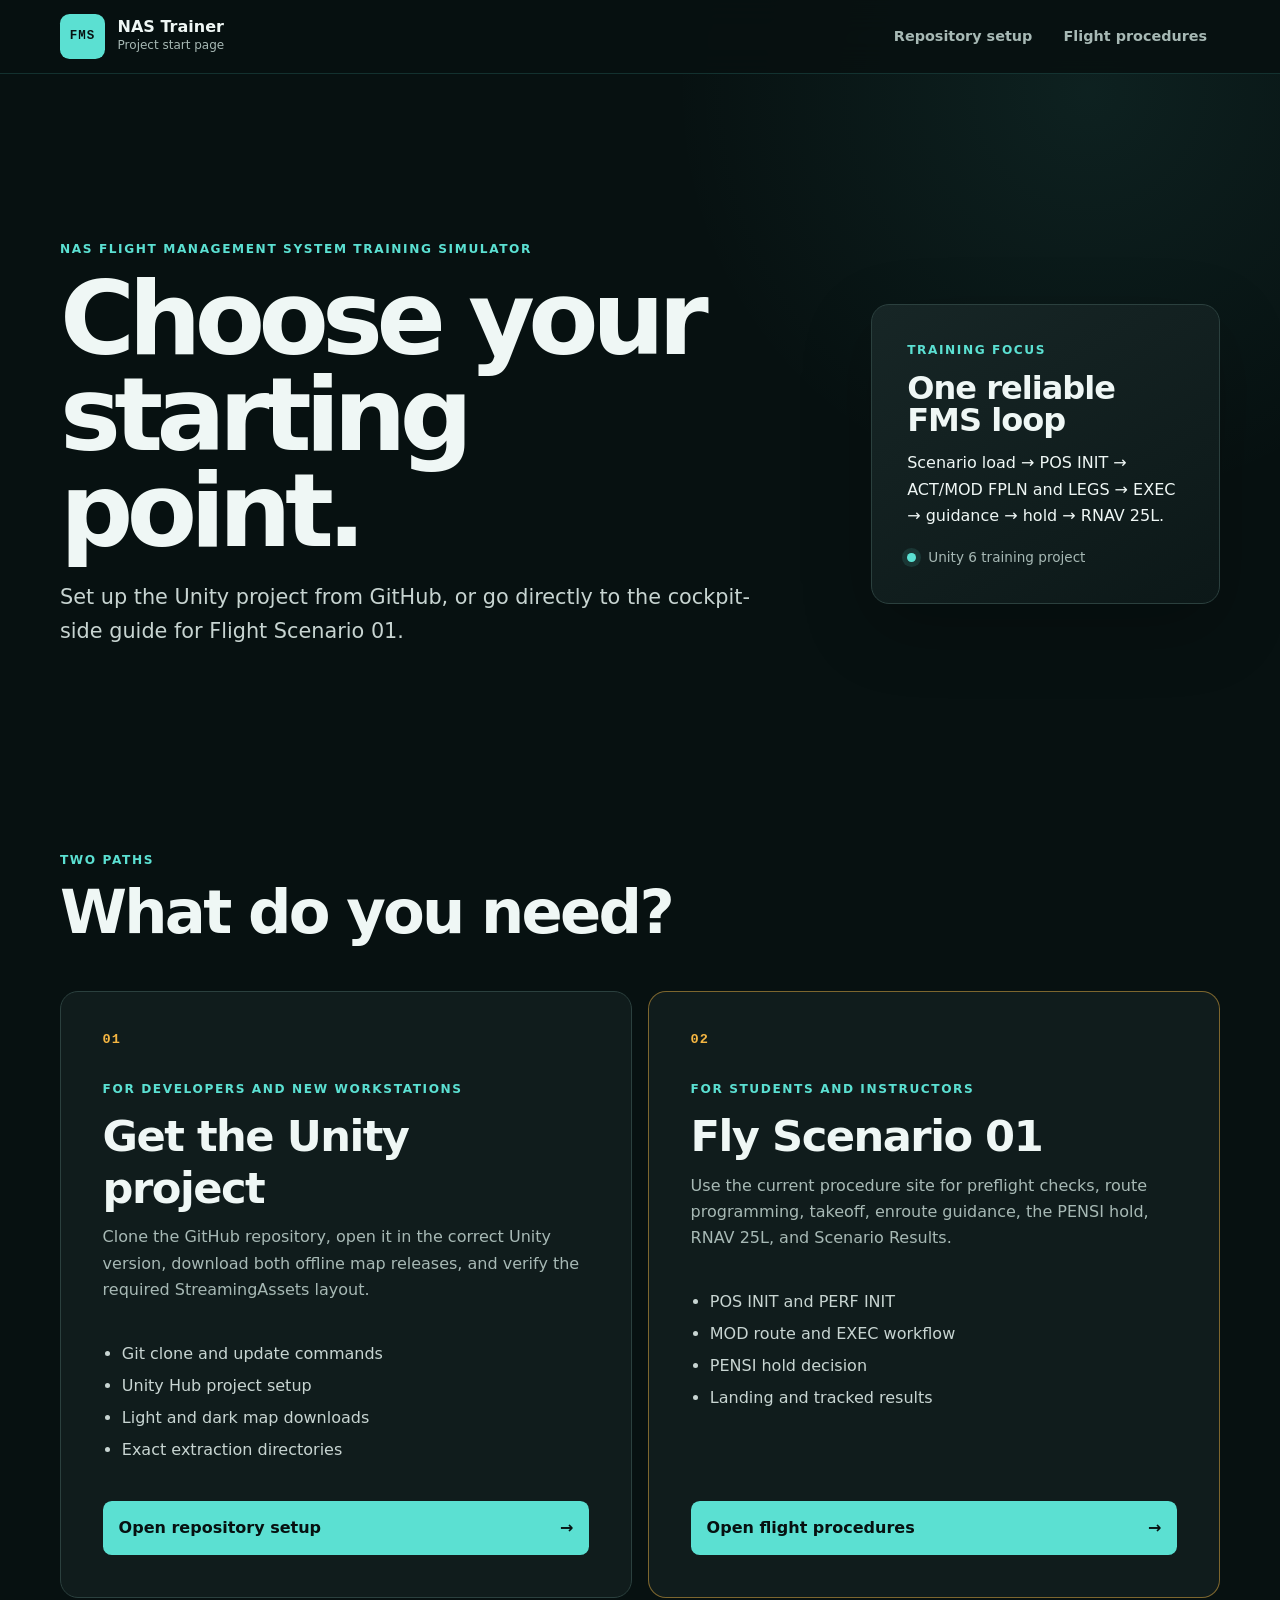
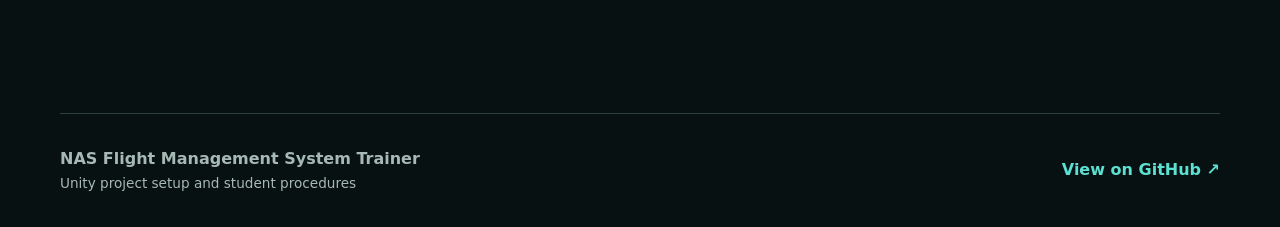
<file: Website/index.html>
<!doctype html>
<html lang="en">
<head>
  <meta charset="utf-8">
  <meta name="viewport" content="width=device-width, initial-scale=1">
  <meta name="description" content="Start here for the NAS Flight Management System simulator project setup and Scenario 01 procedures.">
  <title>NAS FMS Trainer | Start Here</title>
  <link rel="stylesheet" href="FlightSimProcedures/styles.css">
</head>
<body>
  <a class="skip-link" href="#main">Skip to options</a>

  <header class="site-header">
    <a class="brand" href="index.html" aria-label="NAS FMS trainer home">
      <span class="brand-mark" aria-hidden="true">FMS</span>
      <span>
        <strong>NAS Trainer</strong>
        <small>Project start page</small>
      </span>
    </a>
    <nav aria-label="Primary navigation">
      <a href="RepositorySetup/index.html">Repository setup</a>
      <a href="FlightSimProcedures/index.html">Flight procedures</a>
    </nav>
  </header>

  <main id="main">
    <section class="hero portal-hero" aria-labelledby="hero-title">
      <div class="hero-copy">
        <p class="eyebrow">NAS Flight Management System Training Simulator</p>
        <h1 id="hero-title">Choose your starting point.</h1>
        <p class="lede">Set up the Unity project from GitHub, or go directly to the cockpit-side guide for Flight Scenario 01.</p>
      </div>

      <aside class="mission-card" aria-labelledby="project-title">
        <p class="card-kicker">Training focus</p>
        <h2 id="project-title">One reliable FMS loop</h2>
        <p>Scenario load → POS INIT → ACT/MOD FPLN and LEGS → EXEC → guidance → hold → RNAV 25L.</p>
        <p class="status"><span aria-hidden="true"></span> Unity 6 training project</p>
      </aside>
    </section>

    <section class="content-section portal-section" aria-labelledby="options-title">
      <div class="section-heading">
        <p class="eyebrow">Two paths</p>
        <h2 id="options-title">What do you need?</h2>
      </div>

      <div class="portal-grid">
        <article class="portal-card">
          <span class="portal-index" aria-hidden="true">01</span>
          <p class="card-kicker">For developers and new workstations</p>
          <h3>Get the Unity project</h3>
          <p>Clone the GitHub repository, open it in the correct Unity version, download both offline map releases, and verify the required StreamingAssets layout.</p>
          <ul class="meta-list">
            <li>Git clone and update commands</li>
            <li>Unity Hub project setup</li>
            <li>Light and dark map downloads</li>
            <li>Exact extraction directories</li>
          </ul>
          <a class="portal-link" href="RepositorySetup/index.html">Open repository setup <span aria-hidden="true">→</span></a>
        </article>

        <article class="portal-card accent-portal">
          <span class="portal-index" aria-hidden="true">02</span>
          <p class="card-kicker">For students and instructors</p>
          <h3>Fly Scenario 01</h3>
          <p>Use the current procedure site for preflight checks, route programming, takeoff, enroute guidance, the PENSI hold, RNAV 25L, and Scenario Results.</p>
          <ul class="meta-list">
            <li>POS INIT and PERF INIT</li>
            <li>MOD route and EXEC workflow</li>
            <li>PENSI hold decision</li>
            <li>Landing and tracked results</li>
          </ul>
          <a class="portal-link" href="FlightSimProcedures/index.html">Open flight procedures <span aria-hidden="true">→</span></a>
        </article>
      </div>
    </section>
  </main>

  <footer>
    <p><strong>NAS Flight Management System Trainer</strong></p>
    <p>Unity project setup and student procedures</p>
    <a href="https://github.com/TRSS-TSU/FlightSim">View on GitHub ↗</a>
  </footer>
</body>
</html>
</file>
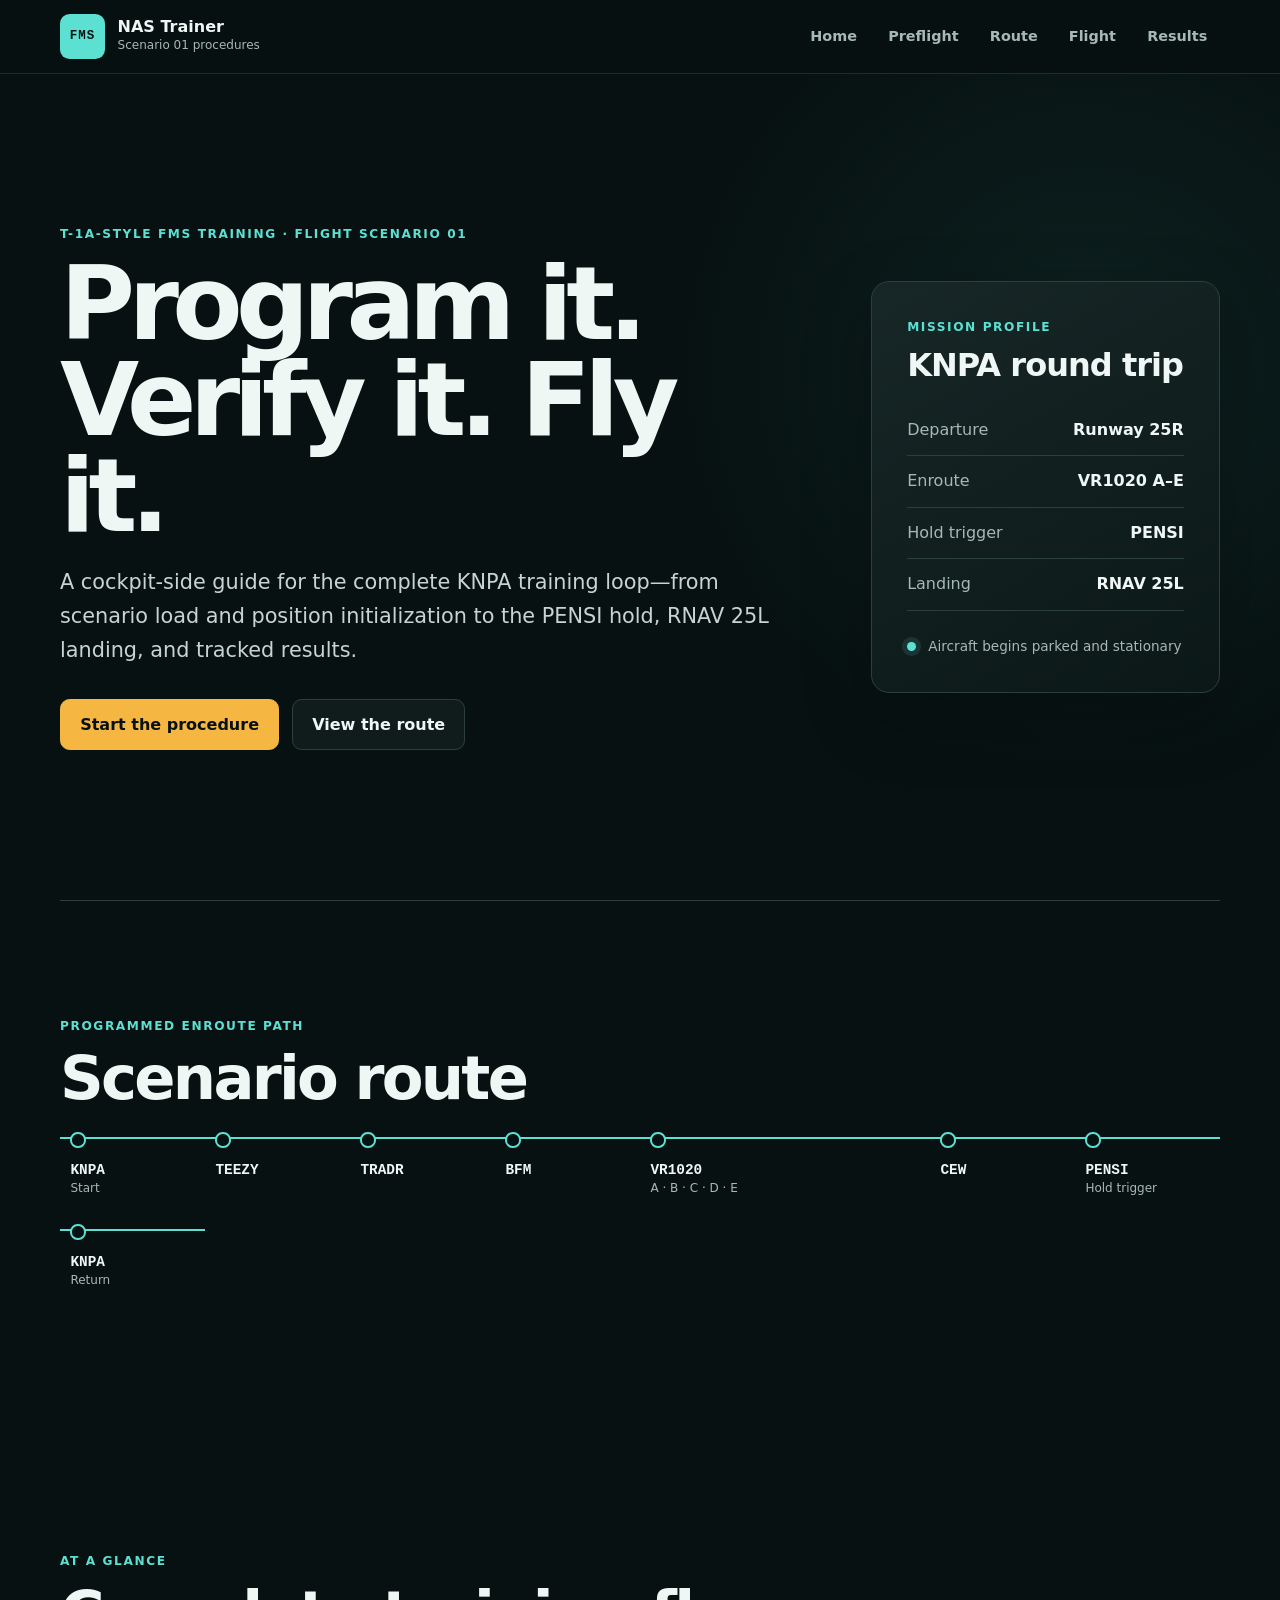
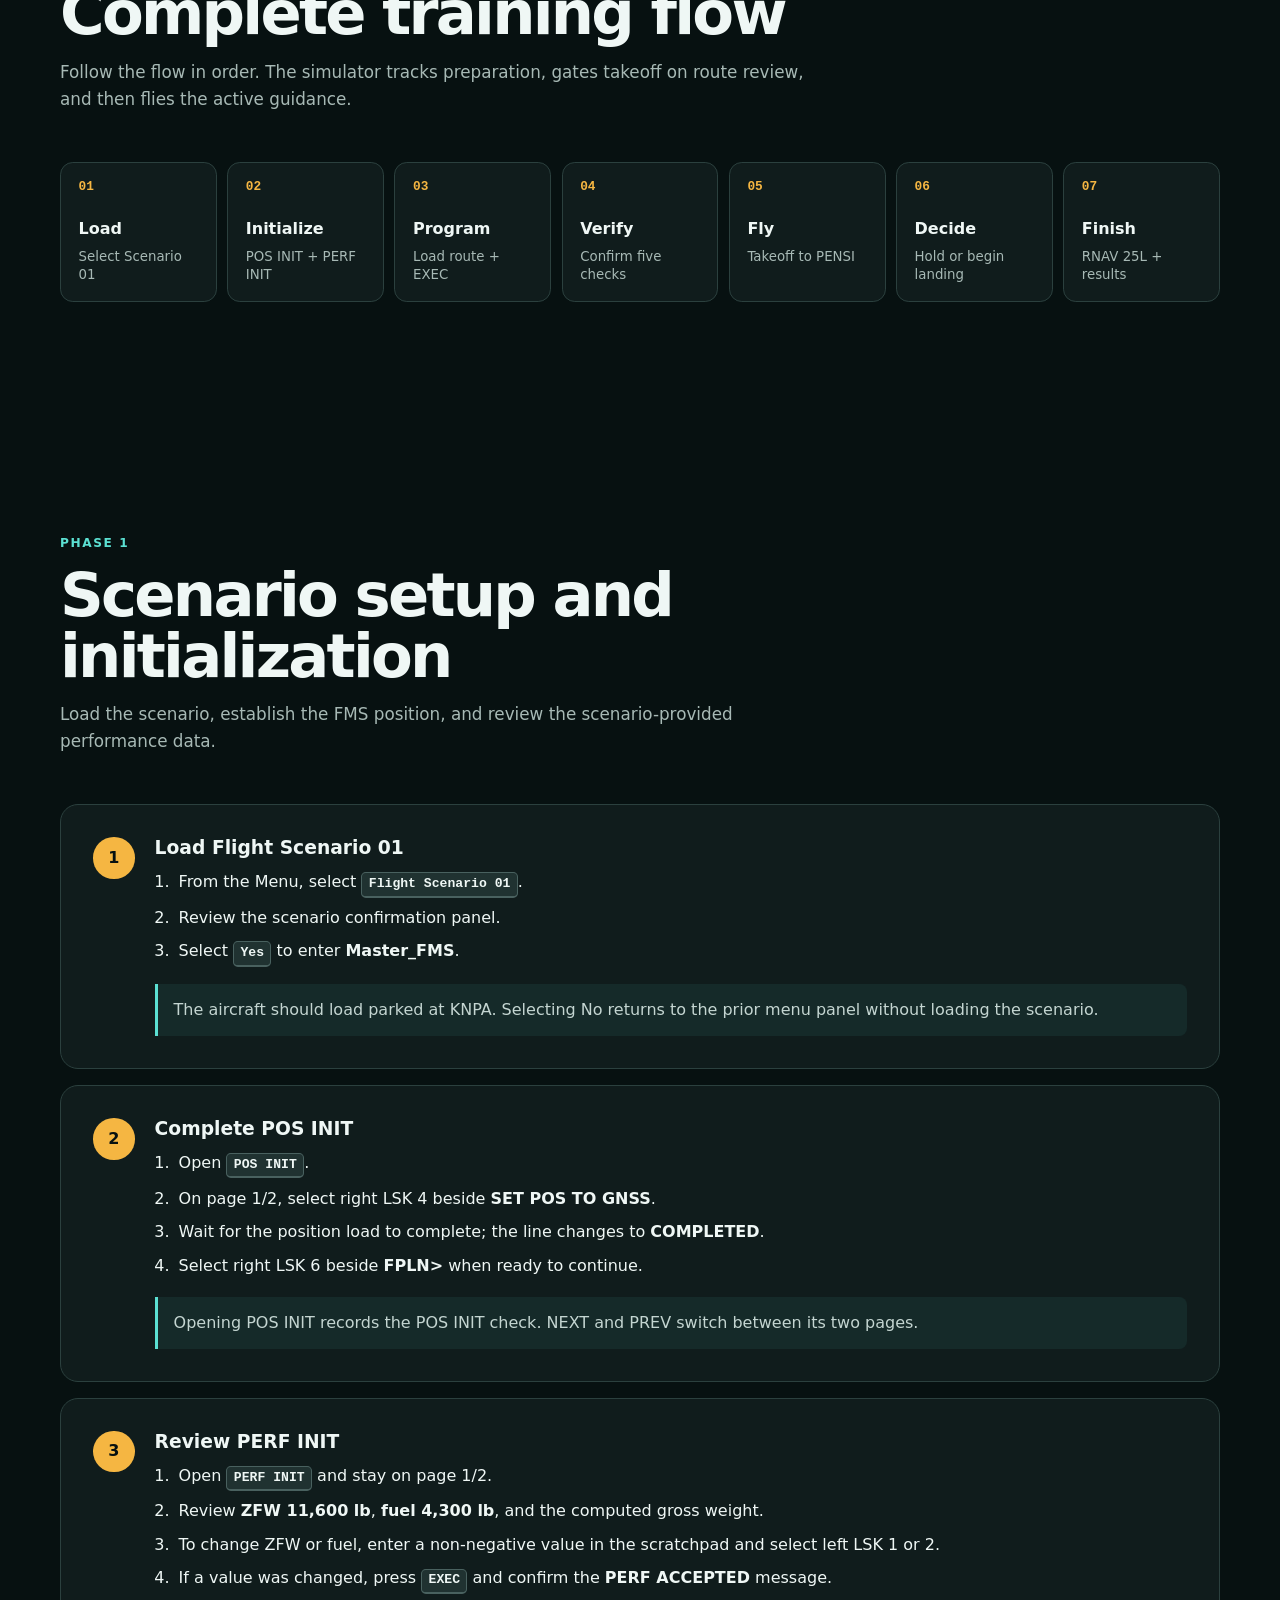
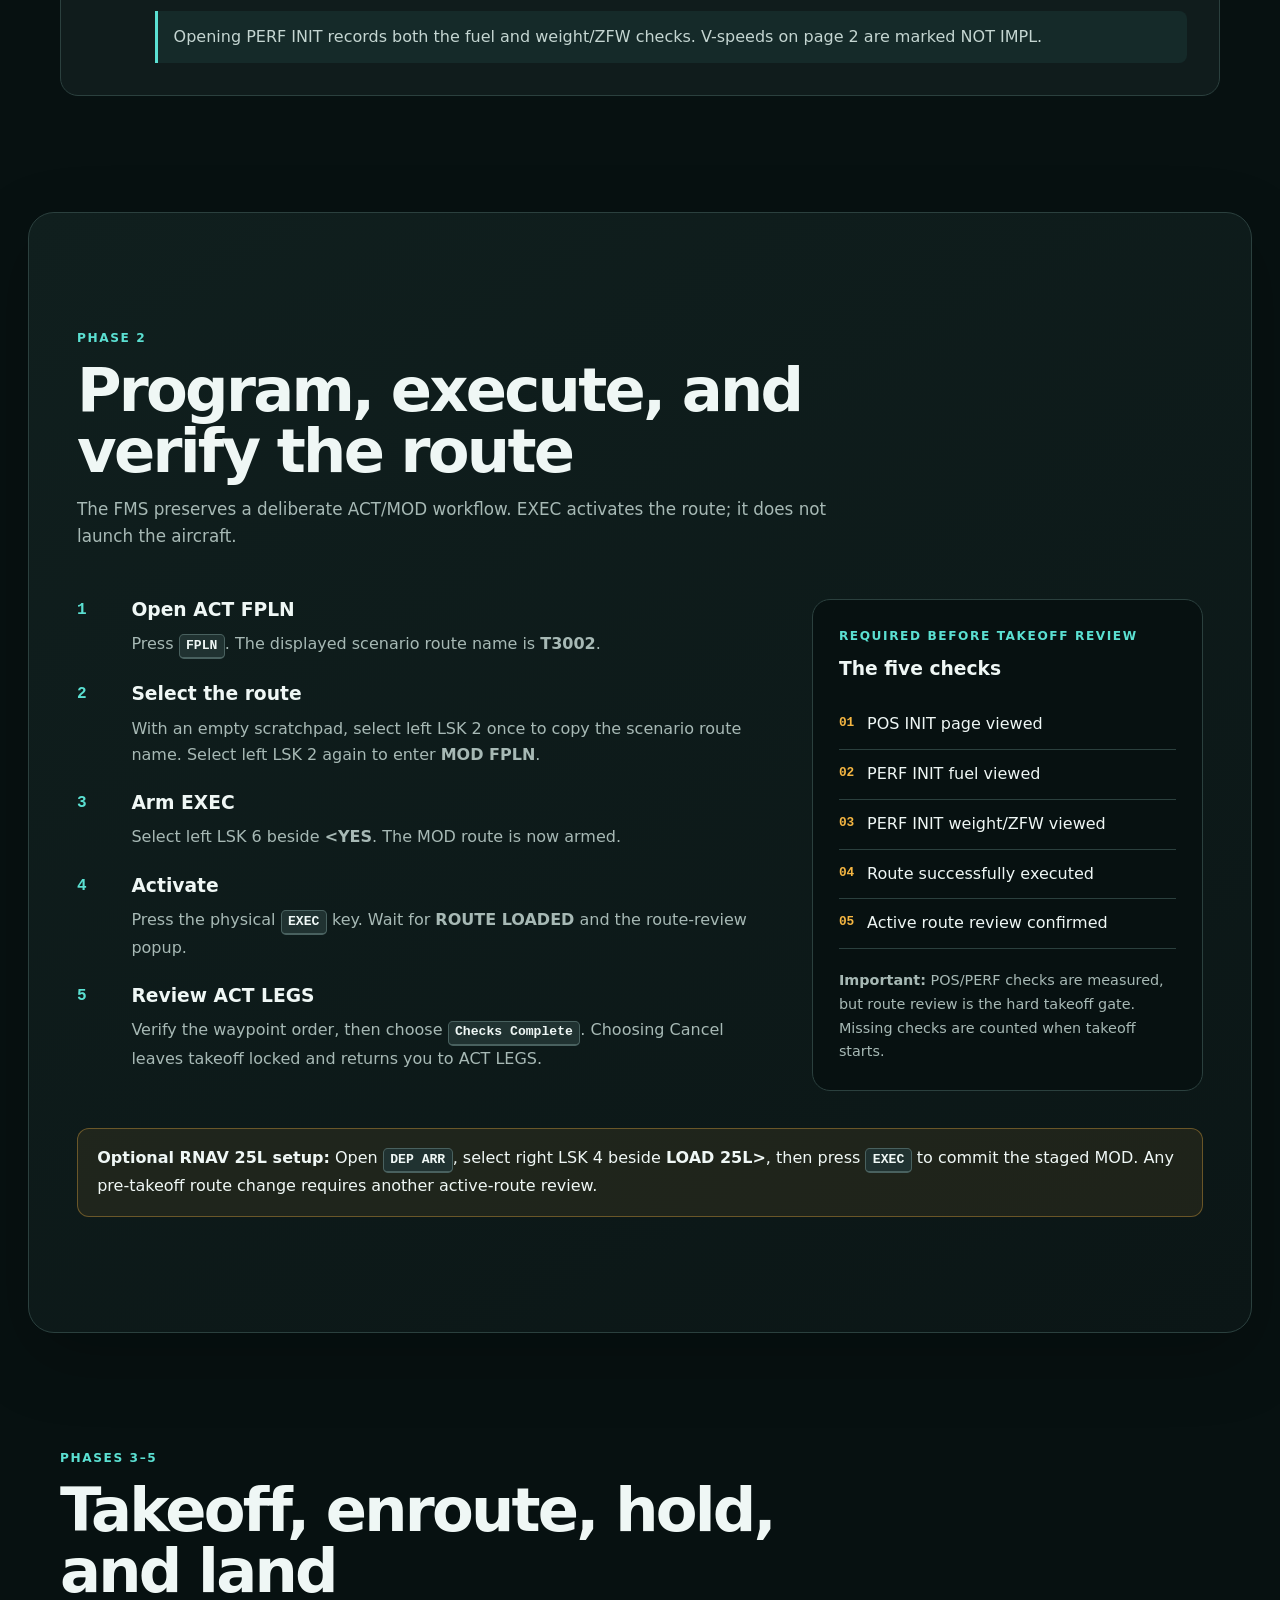
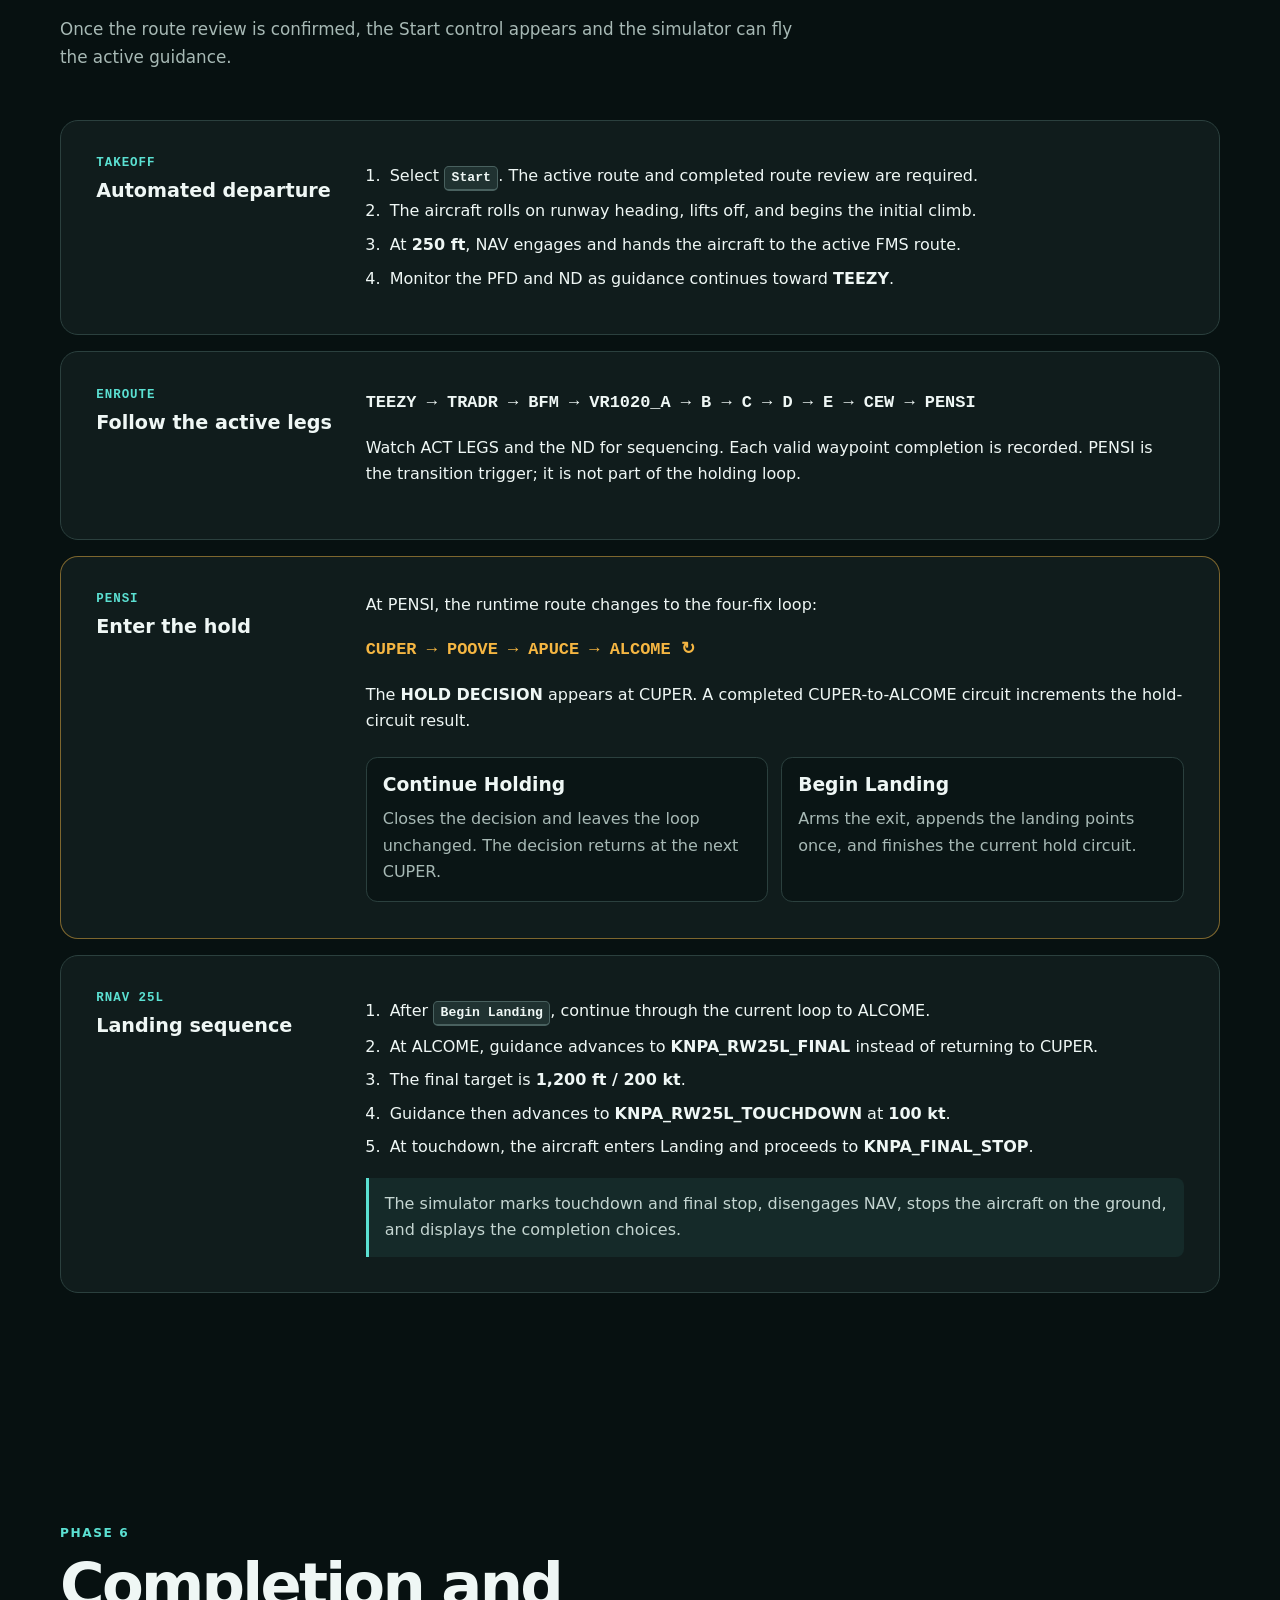
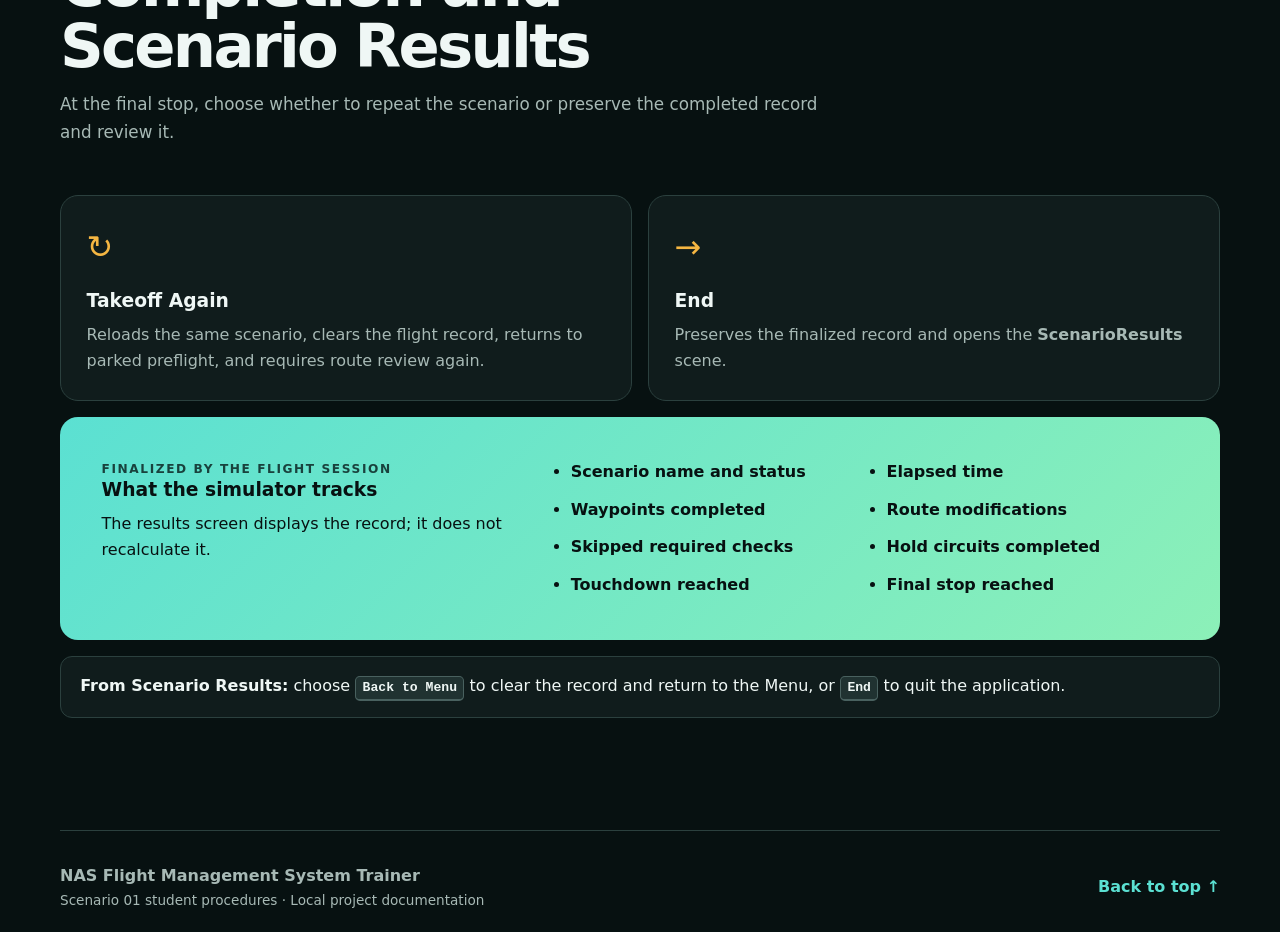
<file: Website/FlightSimProcedures/index.html>
<!doctype html>
<html lang="en">
<head>
  <meta charset="utf-8">
  <meta name="viewport" content="width=device-width, initial-scale=1">
  <meta name="description" content="Student procedures for Flight Scenario 01 in the NAS Flight Management System trainer.">
  <title>NAS FMS Trainer | Scenario 01 Procedures</title>
  <link rel="stylesheet" href="styles.css">
</head>
<body>
  <a class="skip-link" href="#main">Skip to procedures</a>

  <header class="site-header">
    <a class="brand" href="#top" aria-label="NAS FMS procedures home">
      <span class="brand-mark" aria-hidden="true">FMS</span>
      <span>
        <strong>NAS Trainer</strong>
        <small>Scenario 01 procedures</small>
      </span>
    </a>
    <nav aria-label="Primary navigation">
      <a href="../index.html">Home</a>
      <a href="#preflight">Preflight</a>
      <a href="#route">Route</a>
      <a href="#flight">Flight</a>
      <a href="#results">Results</a>
    </nav>
  </header>

  <main id="main">
    <section class="hero" id="top" aria-labelledby="hero-title">
      <div class="hero-copy">
        <p class="eyebrow">T-1A-style FMS training · Flight Scenario 01</p>
        <h1 id="hero-title">Program it. Verify it. Fly it.</h1>
        <p class="lede">A cockpit-side guide for the complete KNPA training loop—from scenario load and position initialization to the PENSI hold, RNAV 25L landing, and tracked results.</p>
        <div class="hero-actions">
          <a class="button primary" href="#quick-start">Start the procedure</a>
          <a class="button secondary" href="#route-strip">View the route</a>
        </div>
      </div>

      <aside class="mission-card" aria-labelledby="mission-title">
        <p class="card-kicker">Mission profile</p>
        <h2 id="mission-title">KNPA round trip</h2>
        <dl>
          <div><dt>Departure</dt><dd>Runway 25R</dd></div>
          <div><dt>Enroute</dt><dd>VR1020 A–E</dd></div>
          <div><dt>Hold trigger</dt><dd>PENSI</dd></div>
          <div><dt>Landing</dt><dd>RNAV 25L</dd></div>
        </dl>
        <p class="status"><span aria-hidden="true"></span> Aircraft begins parked and stationary</p>
      </aside>
    </section>

    <section class="route-overview" id="route-strip" aria-labelledby="route-title">
      <div class="section-heading compact">
        <p class="eyebrow">Programmed enroute path</p>
        <h2 id="route-title">Scenario route</h2>
      </div>
      <ol class="route-strip" aria-label="Scenario 01 waypoint sequence">
        <li><strong>KNPA</strong><span>Start</span></li>
        <li><strong>TEEZY</strong></li>
        <li><strong>TRADR</strong></li>
        <li><strong>BFM</strong></li>
        <li class="route-group"><strong>VR1020</strong><span>A · B · C · D · E</span></li>
        <li><strong>CEW</strong></li>
        <li><strong>PENSI</strong><span>Hold trigger</span></li>
        <li><strong>KNPA</strong><span>Return</span></li>
      </ol>
    </section>

    <section class="content-section" id="quick-start" aria-labelledby="quick-title">
      <div class="section-heading">
        <p class="eyebrow">At a glance</p>
        <h2 id="quick-title">Complete training flow</h2>
        <p>Follow the flow in order. The simulator tracks preparation, gates takeoff on route review, and then flies the active guidance.</p>
      </div>
      <ol class="flow-grid">
        <li><span>01</span><strong>Load</strong><small>Select Scenario 01</small></li>
        <li><span>02</span><strong>Initialize</strong><small>POS INIT + PERF INIT</small></li>
        <li><span>03</span><strong>Program</strong><small>Load route + EXEC</small></li>
        <li><span>04</span><strong>Verify</strong><small>Confirm five checks</small></li>
        <li><span>05</span><strong>Fly</strong><small>Takeoff to PENSI</small></li>
        <li><span>06</span><strong>Decide</strong><small>Hold or begin landing</small></li>
        <li><span>07</span><strong>Finish</strong><small>RNAV 25L + results</small></li>
      </ol>
    </section>

    <section class="content-section" id="preflight" aria-labelledby="preflight-title">
      <div class="section-heading">
        <p class="eyebrow">Phase 1</p>
        <h2 id="preflight-title">Scenario setup and initialization</h2>
        <p>Load the scenario, establish the FMS position, and review the scenario-provided performance data.</p>
      </div>

      <div class="procedure-grid">
        <article class="procedure-card">
          <span class="step-number">1</span>
          <div>
            <h3>Load Flight Scenario 01</h3>
            <ol>
              <li>From the Menu, select <kbd>Flight Scenario 01</kbd>.</li>
              <li>Review the scenario confirmation panel.</li>
              <li>Select <kbd>Yes</kbd> to enter <strong>Master_FMS</strong>.</li>
            </ol>
            <p class="note">The aircraft should load parked at KNPA. Selecting No returns to the prior menu panel without loading the scenario.</p>
          </div>
        </article>

        <article class="procedure-card">
          <span class="step-number">2</span>
          <div>
            <h3>Complete POS INIT</h3>
            <ol>
              <li>Open <kbd>POS INIT</kbd>.</li>
              <li>On page 1/2, select right LSK 4 beside <strong>SET POS TO GNSS</strong>.</li>
              <li>Wait for the position load to complete; the line changes to <strong>COMPLETED</strong>.</li>
              <li>Select right LSK 6 beside <strong>FPLN&gt;</strong> when ready to continue.</li>
            </ol>
            <p class="note">Opening POS INIT records the POS INIT check. NEXT and PREV switch between its two pages.</p>
          </div>
        </article>

        <article class="procedure-card">
          <span class="step-number">3</span>
          <div>
            <h3>Review PERF INIT</h3>
            <ol>
              <li>Open <kbd>PERF INIT</kbd> and stay on page 1/2.</li>
              <li>Review <strong>ZFW 11,600 lb</strong>, <strong>fuel 4,300 lb</strong>, and the computed gross weight.</li>
              <li>To change ZFW or fuel, enter a non-negative value in the scratchpad and select left LSK 1 or 2.</li>
              <li>If a value was changed, press <kbd>EXEC</kbd> and confirm the <strong>PERF ACCEPTED</strong> message.</li>
            </ol>
            <p class="note">Opening PERF INIT records both the fuel and weight/ZFW checks. V-speeds on page 2 are marked NOT IMPL.</p>
          </div>
        </article>
      </div>
    </section>

    <section class="content-section dark-panel" id="route" aria-labelledby="program-title">
      <div class="section-heading">
        <p class="eyebrow">Phase 2</p>
        <h2 id="program-title">Program, execute, and verify the route</h2>
        <p>The FMS preserves a deliberate ACT/MOD workflow. EXEC activates the route; it does not launch the aircraft.</p>
      </div>

      <div class="split-layout">
        <ol class="numbered-procedure">
          <li>
            <span>1</span>
            <div><h3>Open ACT FPLN</h3><p>Press <kbd>FPLN</kbd>. The displayed scenario route name is <strong>T3002</strong>.</p></div>
          </li>
          <li>
            <span>2</span>
            <div><h3>Select the route</h3><p>With an empty scratchpad, select left LSK 2 once to copy the scenario route name. Select left LSK 2 again to enter <strong>MOD FPLN</strong>.</p></div>
          </li>
          <li>
            <span>3</span>
            <div><h3>Arm EXEC</h3><p>Select left LSK 6 beside <strong>&lt;YES</strong>. The MOD route is now armed.</p></div>
          </li>
          <li>
            <span>4</span>
            <div><h3>Activate</h3><p>Press the physical <kbd>EXEC</kbd> key. Wait for <strong>ROUTE LOADED</strong> and the route-review popup.</p></div>
          </li>
          <li>
            <span>5</span>
            <div><h3>Review ACT LEGS</h3><p>Verify the waypoint order, then choose <kbd>Checks Complete</kbd>. Choosing Cancel leaves takeoff locked and returns you to ACT LEGS.</p></div>
          </li>
        </ol>

        <aside class="checklist" aria-labelledby="checks-title">
          <p class="card-kicker">Required before takeoff review</p>
          <h3 id="checks-title">The five checks</h3>
          <ol>
            <li><span aria-hidden="true">01</span>POS INIT page viewed</li>
            <li><span aria-hidden="true">02</span>PERF INIT fuel viewed</li>
            <li><span aria-hidden="true">03</span>PERF INIT weight/ZFW viewed</li>
            <li><span aria-hidden="true">04</span>Route successfully executed</li>
            <li><span aria-hidden="true">05</span>Active route review confirmed</li>
          </ol>
          <p><strong>Important:</strong> POS/PERF checks are measured, but route review is the hard takeoff gate. Missing checks are counted when takeoff starts.</p>
        </aside>
      </div>

      <div class="callout" role="note">
        <strong>Optional RNAV 25L setup:</strong> Open <kbd>DEP ARR</kbd>, select right LSK 4 beside <strong>LOAD 25L&gt;</strong>, then press <kbd>EXEC</kbd> to commit the staged MOD. Any pre-takeoff route change requires another active-route review.
      </div>
    </section>

    <section class="content-section" id="flight" aria-labelledby="flight-title">
      <div class="section-heading">
        <p class="eyebrow">Phases 3–5</p>
        <h2 id="flight-title">Takeoff, enroute, hold, and land</h2>
        <p>Once the route review is confirmed, the Start control appears and the simulator can fly the active guidance.</p>
      </div>

      <div class="phase-stack">
        <article class="phase-card">
          <div class="phase-label"><span>Takeoff</span><strong>Automated departure</strong></div>
          <div>
            <ol>
              <li>Select <kbd>Start</kbd>. The active route and completed route review are required.</li>
              <li>The aircraft rolls on runway heading, lifts off, and begins the initial climb.</li>
              <li>At <strong>250 ft</strong>, NAV engages and hands the aircraft to the active FMS route.</li>
              <li>Monitor the PFD and ND as guidance continues toward <strong>TEEZY</strong>.</li>
            </ol>
          </div>
        </article>

        <article class="phase-card">
          <div class="phase-label"><span>Enroute</span><strong>Follow the active legs</strong></div>
          <div>
            <p class="route-text">TEEZY → TRADR → BFM → VR1020_A → B → C → D → E → CEW → PENSI</p>
            <p>Watch ACT LEGS and the ND for sequencing. Each valid waypoint completion is recorded. PENSI is the transition trigger; it is not part of the holding loop.</p>
          </div>
        </article>

        <article class="phase-card accent-card">
          <div class="phase-label"><span>PENSI</span><strong>Enter the hold</strong></div>
          <div>
            <p>At PENSI, the runtime route changes to the four-fix loop:</p>
            <p class="route-text hold-route">CUPER → POOVE → APUCE → ALCOME ↻</p>
            <p>The <strong>HOLD DECISION</strong> appears at CUPER. A completed CUPER-to-ALCOME circuit increments the hold-circuit result.</p>
            <div class="decision-grid">
              <div><h3>Continue Holding</h3><p>Closes the decision and leaves the loop unchanged. The decision returns at the next CUPER.</p></div>
              <div><h3>Begin Landing</h3><p>Arms the exit, appends the landing points once, and finishes the current hold circuit.</p></div>
            </div>
          </div>
        </article>

        <article class="phase-card">
          <div class="phase-label"><span>RNAV 25L</span><strong>Landing sequence</strong></div>
          <div>
            <ol>
              <li>After <kbd>Begin Landing</kbd>, continue through the current loop to ALCOME.</li>
              <li>At ALCOME, guidance advances to <strong>KNPA_RW25L_FINAL</strong> instead of returning to CUPER.</li>
              <li>The final target is <strong>1,200 ft / 200 kt</strong>.</li>
              <li>Guidance then advances to <strong>KNPA_RW25L_TOUCHDOWN</strong> at <strong>100 kt</strong>.</li>
              <li>At touchdown, the aircraft enters Landing and proceeds to <strong>KNPA_FINAL_STOP</strong>.</li>
            </ol>
            <p class="note">The simulator marks touchdown and final stop, disengages NAV, stops the aircraft on the ground, and displays the completion choices.</p>
          </div>
        </article>
      </div>
    </section>

    <section class="content-section results-section" id="results" aria-labelledby="results-title">
      <div class="section-heading">
        <p class="eyebrow">Phase 6</p>
        <h2 id="results-title">Completion and Scenario Results</h2>
        <p>At the final stop, choose whether to repeat the scenario or preserve the completed record and review it.</p>
      </div>

      <div class="completion-grid">
        <article>
          <span aria-hidden="true">↻</span>
          <h3>Takeoff Again</h3>
          <p>Reloads the same scenario, clears the flight record, returns to parked preflight, and requires route review again.</p>
        </article>
        <article>
          <span aria-hidden="true">→</span>
          <h3>End</h3>
          <p>Preserves the finalized record and opens the <strong>ScenarioResults</strong> scene.</p>
        </article>
      </div>

      <div class="results-board" aria-labelledby="tracked-title">
        <div>
          <p class="card-kicker">Finalized by the flight session</p>
          <h3 id="tracked-title">What the simulator tracks</h3>
          <p>The results screen displays the record; it does not recalculate it.</p>
        </div>
        <ul>
          <li>Scenario name and status</li>
          <li>Elapsed time</li>
          <li>Waypoints completed</li>
          <li>Route modifications</li>
          <li>Skipped required checks</li>
          <li>Hold circuits completed</li>
          <li>Touchdown reached</li>
          <li>Final stop reached</li>
        </ul>
      </div>

      <p class="results-actions"><strong>From Scenario Results:</strong> choose <kbd>Back to Menu</kbd> to clear the record and return to the Menu, or <kbd>End</kbd> to quit the application.</p>
    </section>
  </main>

  <footer>
    <p><strong>NAS Flight Management System Trainer</strong></p>
    <p>Scenario 01 student procedures · Local project documentation</p>
    <a href="#top">Back to top ↑</a>
  </footer>
</body>
</html>
</file>
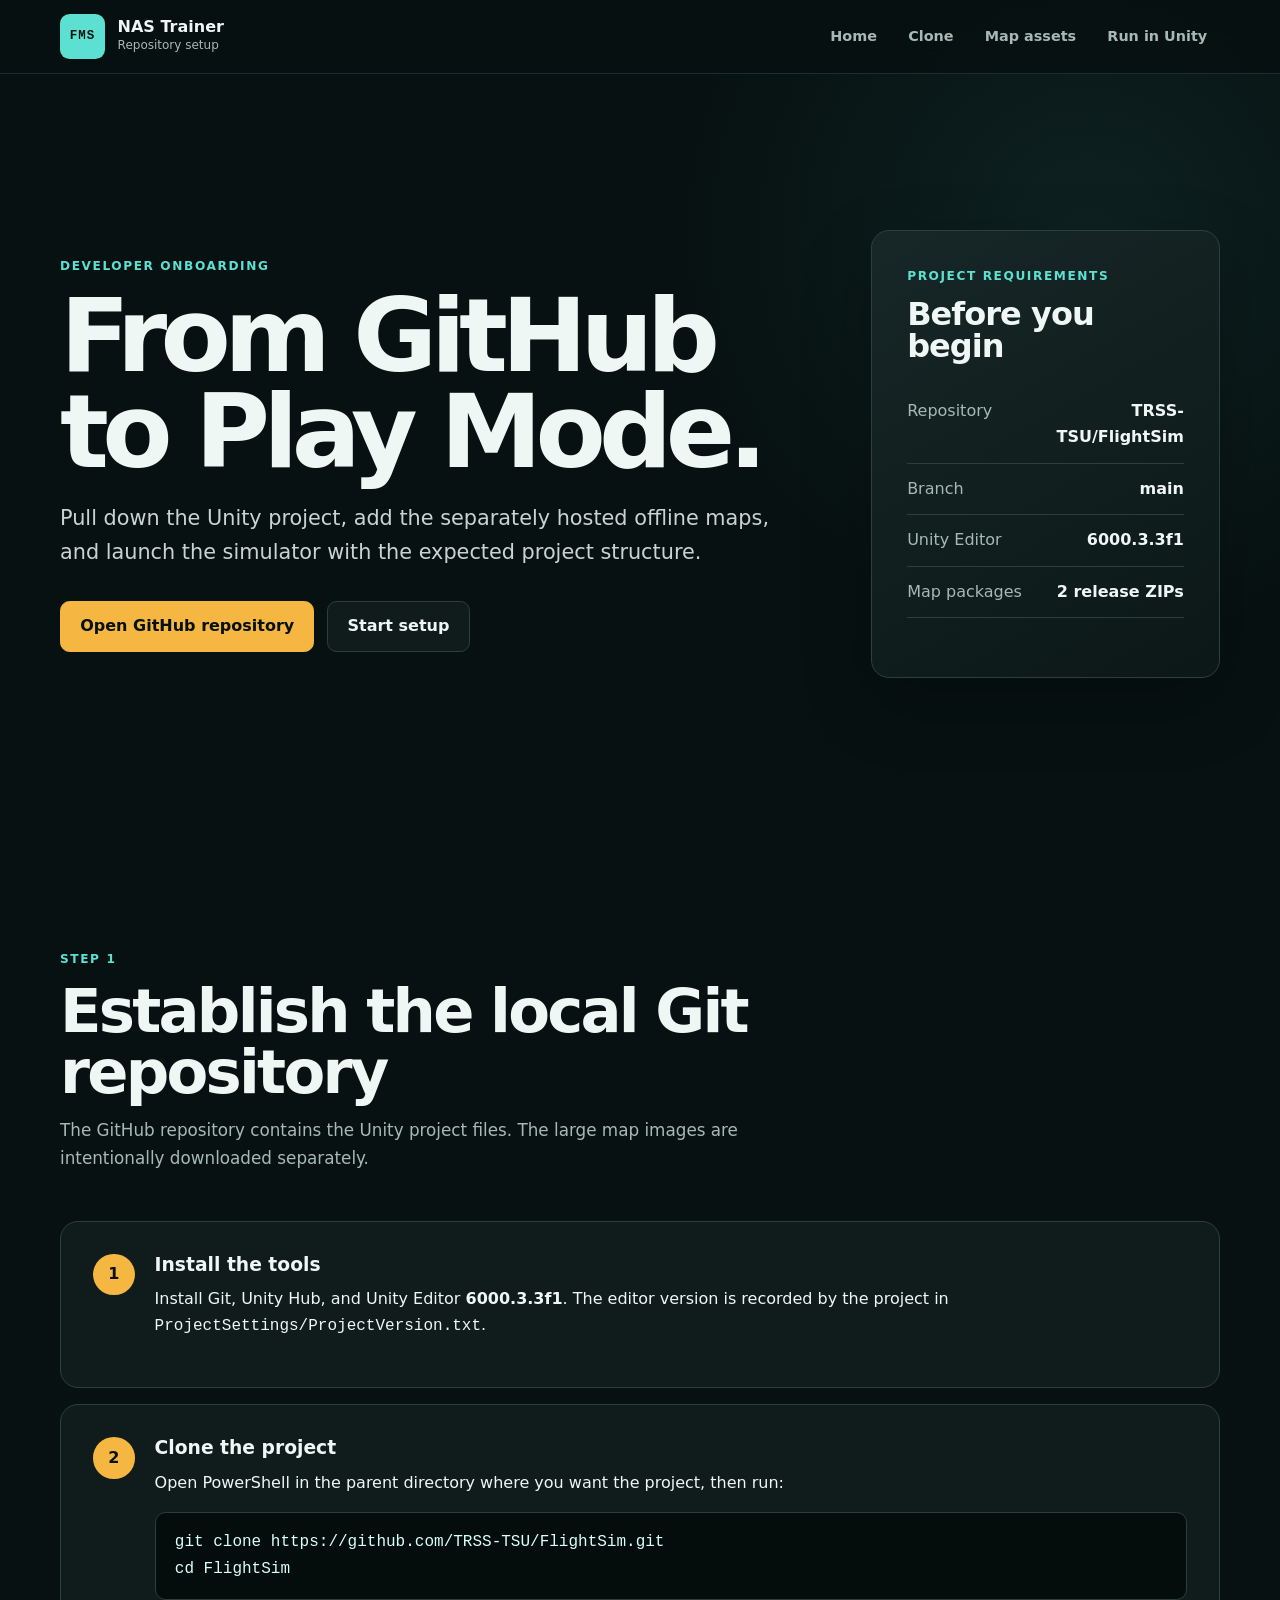
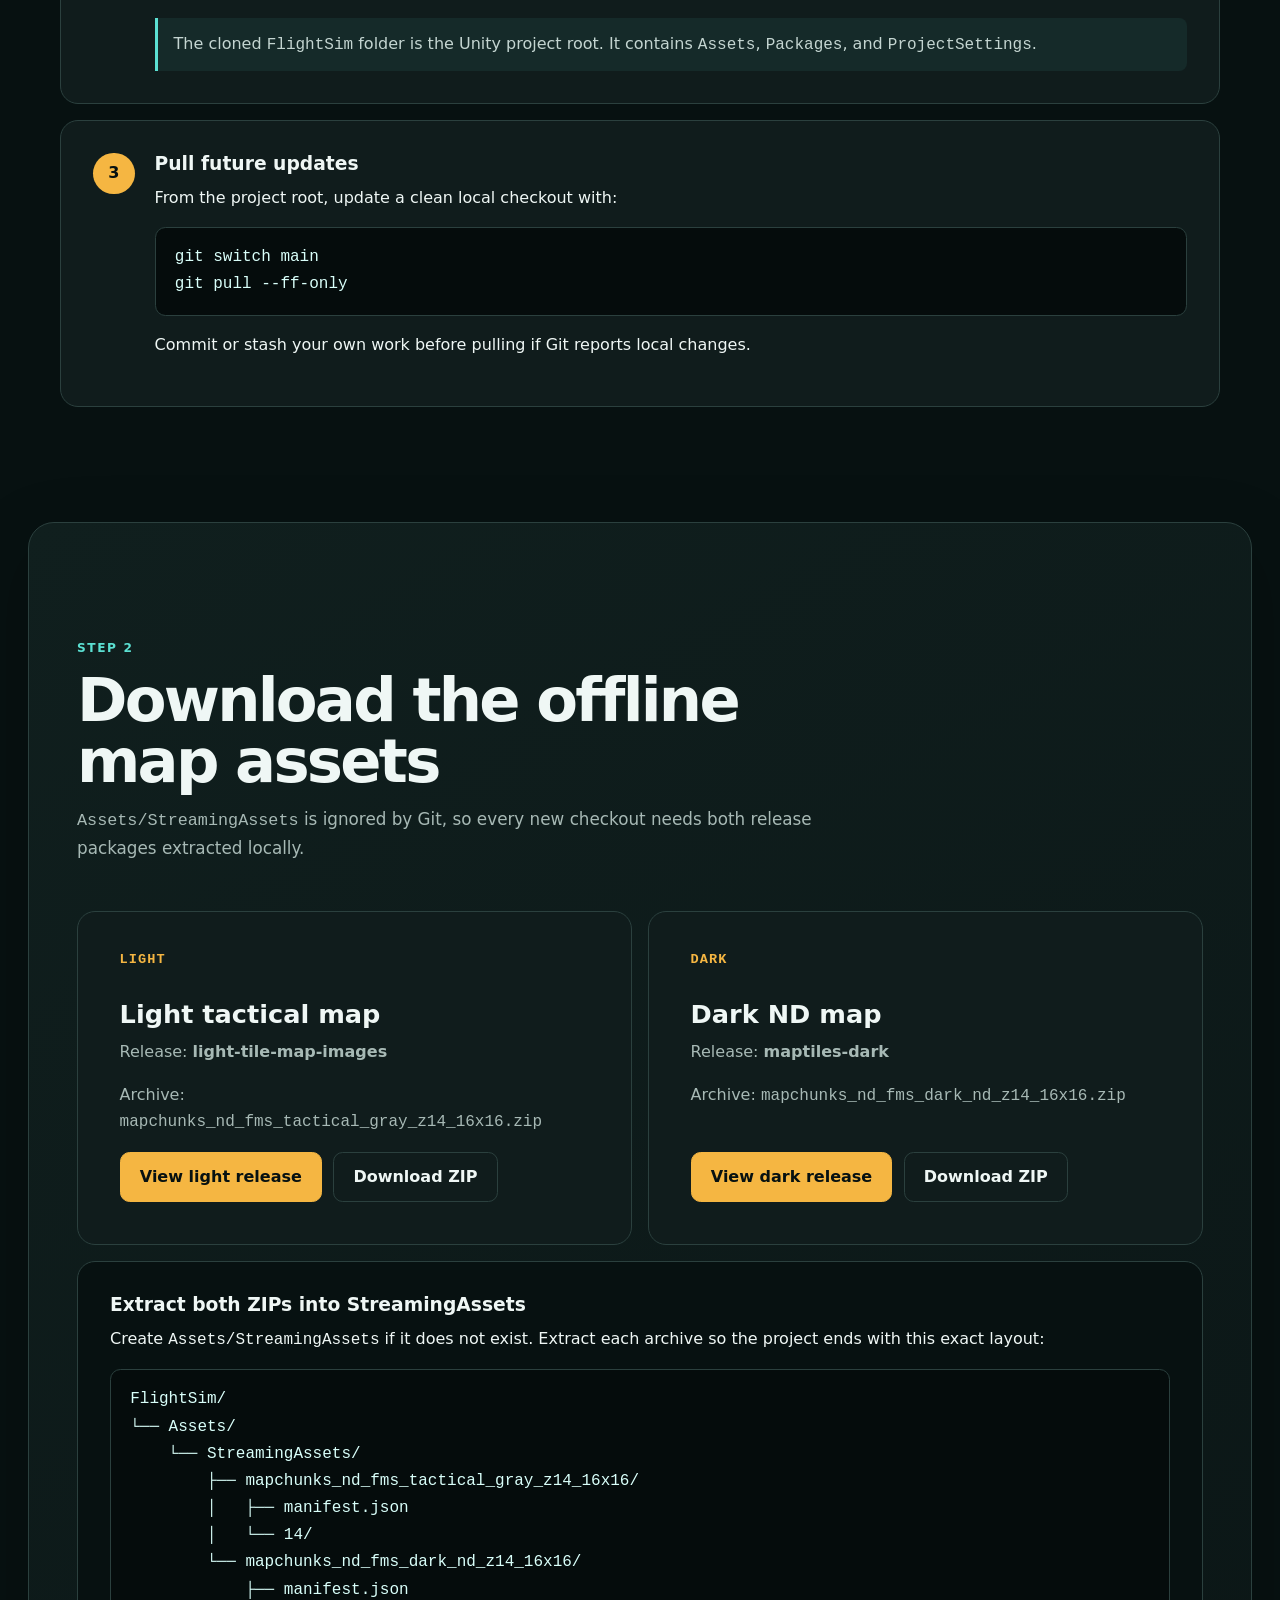
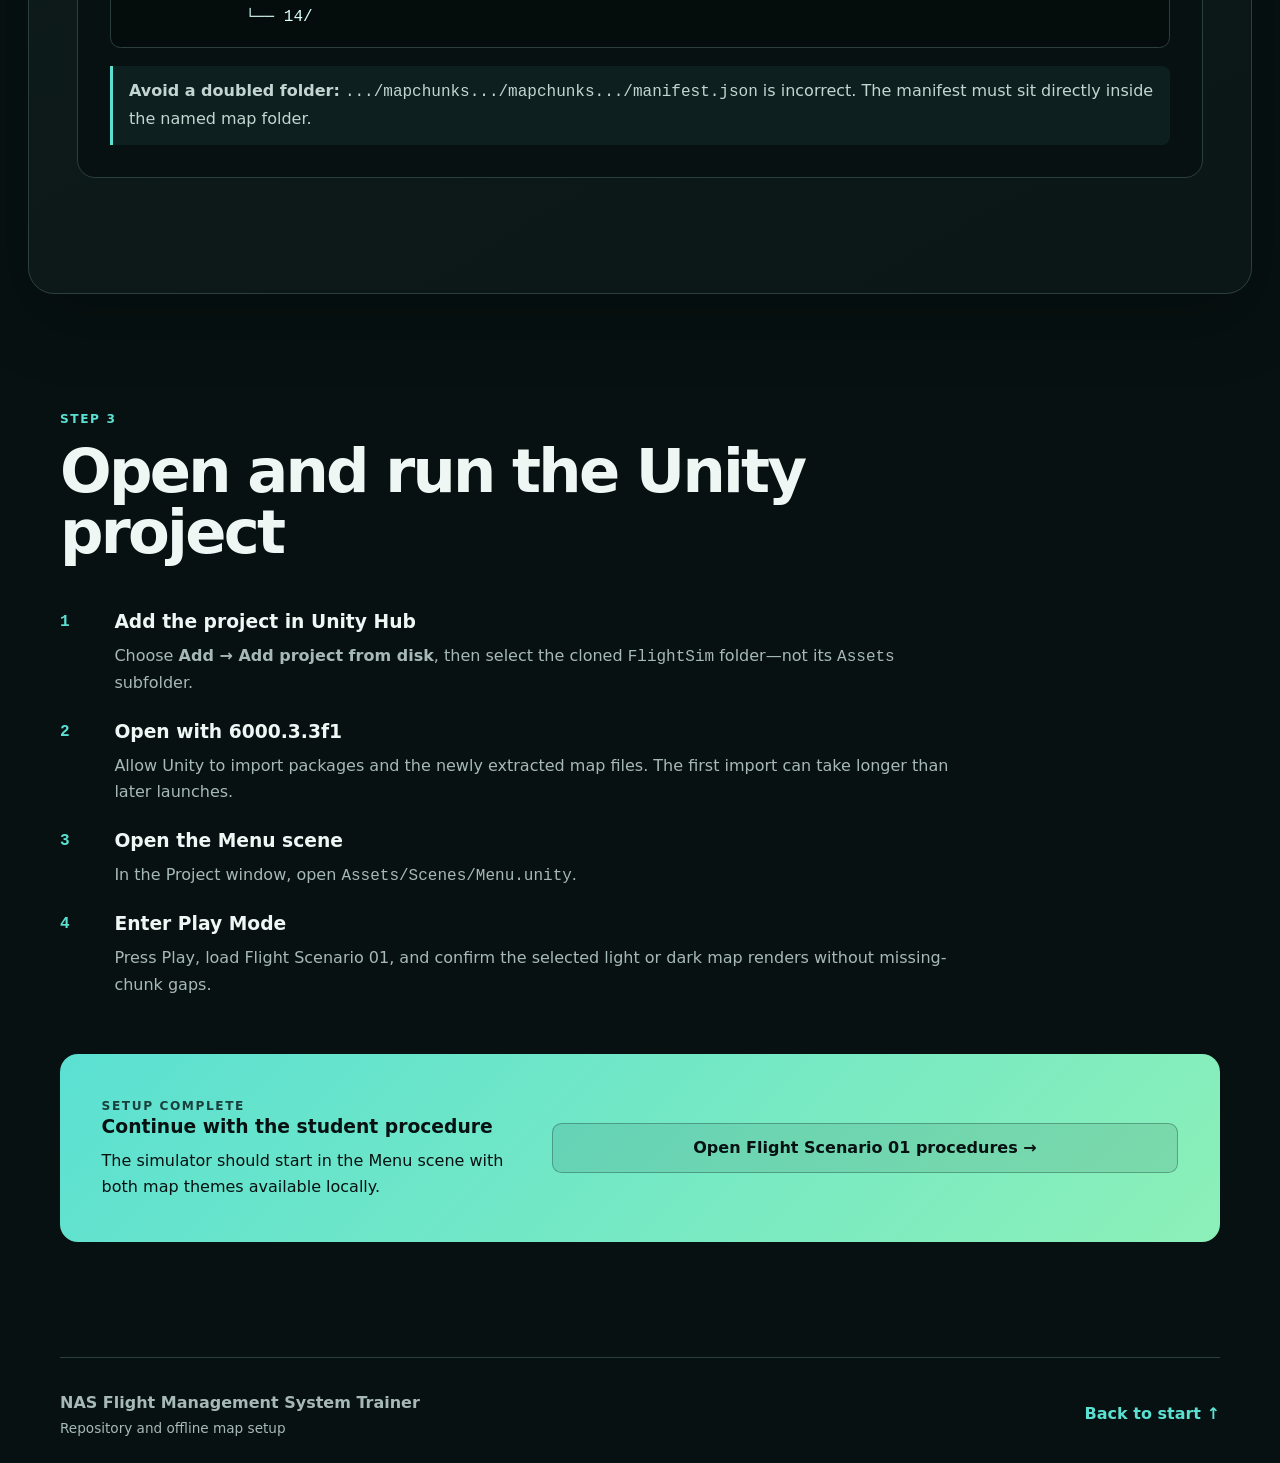
<file: Website/RepositorySetup/index.html>
<!doctype html>
<html lang="en">
<head>
  <meta charset="utf-8">
  <meta name="viewport" content="width=device-width, initial-scale=1">
  <meta name="description" content="Clone, configure, and run the NAS FMS Unity project with its offline light and dark map assets.">
  <title>NAS FMS Trainer | Repository Setup</title>
  <link rel="stylesheet" href="../FlightSimProcedures/styles.css">
</head>
<body>
  <a class="skip-link" href="#main">Skip to setup</a>

  <header class="site-header">
    <a class="brand" href="../index.html" aria-label="Back to NAS FMS trainer home">
      <span class="brand-mark" aria-hidden="true">FMS</span>
      <span>
        <strong>NAS Trainer</strong>
        <small>Repository setup</small>
      </span>
    </a>
    <nav aria-label="Primary navigation">
      <a href="../index.html">Home</a>
      <a href="#clone">Clone</a>
      <a href="#maps">Map assets</a>
      <a href="#run">Run in Unity</a>
    </nav>
  </header>

  <main id="main">
    <section class="hero setup-hero" aria-labelledby="hero-title">
      <div class="hero-copy">
        <p class="eyebrow">Developer onboarding</p>
        <h1 id="hero-title">From GitHub to Play Mode.</h1>
        <p class="lede">Pull down the Unity project, add the separately hosted offline maps, and launch the simulator with the expected project structure.</p>
        <div class="hero-actions">
          <a class="button primary" href="https://github.com/TRSS-TSU/FlightSim">Open GitHub repository</a>
          <a class="button secondary" href="#clone">Start setup</a>
        </div>
      </div>

      <aside class="mission-card" aria-labelledby="requirements-title">
        <p class="card-kicker">Project requirements</p>
        <h2 id="requirements-title">Before you begin</h2>
        <dl>
          <div><dt>Repository</dt><dd>TRSS-TSU/FlightSim</dd></div>
          <div><dt>Branch</dt><dd>main</dd></div>
          <div><dt>Unity Editor</dt><dd>6000.3.3f1</dd></div>
          <div><dt>Map packages</dt><dd>2 release ZIPs</dd></div>
        </dl>
      </aside>
    </section>

    <section class="content-section" id="clone" aria-labelledby="clone-title">
      <div class="section-heading">
        <p class="eyebrow">Step 1</p>
        <h2 id="clone-title">Establish the local Git repository</h2>
        <p>The GitHub repository contains the Unity project files. The large map images are intentionally downloaded separately.</p>
      </div>

      <div class="procedure-grid">
        <article class="procedure-card">
          <span class="step-number">1</span>
          <div>
            <h3>Install the tools</h3>
            <p>Install Git, Unity Hub, and Unity Editor <strong>6000.3.3f1</strong>. The editor version is recorded by the project in <code>ProjectSettings/ProjectVersion.txt</code>.</p>
          </div>
        </article>

        <article class="procedure-card">
          <span class="step-number">2</span>
          <div>
            <h3>Clone the project</h3>
            <p>Open PowerShell in the parent directory where you want the project, then run:</p>
            <pre class="command"><code>git clone https://github.com/TRSS-TSU/FlightSim.git
cd FlightSim</code></pre>
            <p class="note">The cloned <code>FlightSim</code> folder is the Unity project root. It contains <code>Assets</code>, <code>Packages</code>, and <code>ProjectSettings</code>.</p>
          </div>
        </article>

        <article class="procedure-card">
          <span class="step-number">3</span>
          <div>
            <h3>Pull future updates</h3>
            <p>From the project root, update a clean local checkout with:</p>
            <pre class="command"><code>git switch main
git pull --ff-only</code></pre>
            <p>Commit or stash your own work before pulling if Git reports local changes.</p>
          </div>
        </article>
      </div>
    </section>

    <section class="content-section dark-panel" id="maps" aria-labelledby="maps-title">
      <div class="section-heading">
        <p class="eyebrow">Step 2</p>
        <h2 id="maps-title">Download the offline map assets</h2>
        <p><code>Assets/StreamingAssets</code> is ignored by Git, so every new checkout needs both release packages extracted locally.</p>
      </div>

      <div class="release-grid">
        <article class="release-card">
          <span class="portal-index" aria-hidden="true">LIGHT</span>
          <h3>Light tactical map</h3>
          <p>Release: <strong>light-tile-map-images</strong></p>
          <p>Archive: <code>mapchunks_nd_fms_tactical_gray_z14_16x16.zip</code></p>
          <div class="release-actions">
            <a class="button primary" href="https://github.com/TRSS-TSU/FlightSim/releases/tag/maptile-images-nd-light">View light release</a>
            <a class="button secondary" href="https://github.com/TRSS-TSU/FlightSim/releases/download/maptile-images-nd-light/mapchunks_nd_fms_tactical_gray_z14_16x16.zip">Download ZIP</a>
          </div>
        </article>

        <article class="release-card">
          <span class="portal-index" aria-hidden="true">DARK</span>
          <h3>Dark ND map</h3>
          <p>Release: <strong>maptiles-dark</strong></p>
          <p>Archive: <code>mapchunks_nd_fms_dark_nd_z14_16x16.zip</code></p>
          <div class="release-actions">
            <a class="button primary" href="https://github.com/TRSS-TSU/FlightSim/releases/tag/maptile-images-nd-dark">View dark release</a>
            <a class="button secondary" href="https://github.com/TRSS-TSU/FlightSim/releases/download/maptile-images-nd-dark/mapchunks_nd_fms_dark_nd_z14_16x16.zip">Download ZIP</a>
          </div>
        </article>
      </div>

      <article class="file-layout" aria-labelledby="extract-title">
        <h3 id="extract-title">Extract both ZIPs into StreamingAssets</h3>
        <p>Create <code>Assets/StreamingAssets</code> if it does not exist. Extract each archive so the project ends with this exact layout:</p>
        <pre class="file-tree"><code>FlightSim/
└── Assets/
    └── StreamingAssets/
        ├── mapchunks_nd_fms_tactical_gray_z14_16x16/
        │   ├── manifest.json
        │   └── 14/
        └── mapchunks_nd_fms_dark_nd_z14_16x16/
            ├── manifest.json
            └── 14/</code></pre>
        <p class="note"><strong>Avoid a doubled folder:</strong> <code>.../mapchunks.../mapchunks.../manifest.json</code> is incorrect. The manifest must sit directly inside the named map folder.</p>
      </article>
    </section>

    <section class="content-section" id="run" aria-labelledby="run-title">
      <div class="section-heading">
        <p class="eyebrow">Step 3</p>
        <h2 id="run-title">Open and run the Unity project</h2>
      </div>

      <ol class="numbered-procedure run-list">
        <li><span>1</span><div><h3>Add the project in Unity Hub</h3><p>Choose <strong>Add → Add project from disk</strong>, then select the cloned <code>FlightSim</code> folder—not its <code>Assets</code> subfolder.</p></div></li>
        <li><span>2</span><div><h3>Open with 6000.3.3f1</h3><p>Allow Unity to import packages and the newly extracted map files. The first import can take longer than later launches.</p></div></li>
        <li><span>3</span><div><h3>Open the Menu scene</h3><p>In the Project window, open <code>Assets/Scenes/Menu.unity</code>.</p></div></li>
        <li><span>4</span><div><h3>Enter Play Mode</h3><p>Press Play, load Flight Scenario 01, and confirm the selected light or dark map renders without missing-chunk gaps.</p></div></li>
      </ol>

      <div class="results-board setup-finish">
        <div>
          <p class="card-kicker">Setup complete</p>
          <h3>Continue with the student procedure</h3>
          <p>The simulator should start in the Menu scene with both map themes available locally.</p>
        </div>
        <a class="button setup-next" href="../FlightSimProcedures/index.html">Open Flight Scenario 01 procedures →</a>
      </div>
    </section>
  </main>

  <footer>
    <p><strong>NAS Flight Management System Trainer</strong></p>
    <p>Repository and offline map setup</p>
    <a href="../index.html">Back to start ↑</a>
  </footer>
</body>
</html>
</file>
<file: Website/FlightSimProcedures/styles.css>
:root {
  color-scheme: dark;
  --ink: #eff7f5;
  --muted: #a7b9b5;
  --panel: #101c1c;
  --panel-raised: #172626;
  --line: #2b403e;
  --accent: #f5b642;
  --cyan: #5be0d2;
  --navy: #071111;
  --max: 1160px;
  --radius: 18px;
  --shadow: 0 24px 70px rgb(0 0 0 / 24%);
}

* { box-sizing: border-box; }

html {
  scroll-behavior: smooth;
  scroll-padding-top: 6.5rem;
}

body {
  margin: 0;
  color: var(--ink);
  background:
    radial-gradient(circle at 85% 5%, rgb(91 224 210 / 8%), transparent 26rem),
    var(--navy);
  font-family: Inter, ui-sans-serif, system-ui, -apple-system, BlinkMacSystemFont, "Segoe UI", sans-serif;
  line-height: 1.65;
}

a { color: inherit; }

.skip-link {
  position: fixed;
  z-index: 100;
  top: .75rem;
  left: .75rem;
  padding: .7rem 1rem;
  color: #071111;
  background: var(--accent);
  border-radius: .5rem;
  transform: translateY(-180%);
}

.skip-link:focus { transform: translateY(0); }

:focus-visible {
  outline: 3px solid var(--accent);
  outline-offset: 4px;
}

.site-header {
  position: sticky;
  z-index: 50;
  top: 0;
  display: flex;
  align-items: center;
  justify-content: space-between;
  gap: 2rem;
  min-height: 74px;
  padding: .75rem max(1.25rem, calc((100vw - var(--max)) / 2));
  background: rgb(7 17 17 / 88%);
  border-bottom: 1px solid rgb(91 224 210 / 16%);
  backdrop-filter: blur(16px);
}

.brand {
  display: flex;
  align-items: center;
  gap: .8rem;
  text-decoration: none;
}

.brand-mark {
  display: grid;
  width: 2.8rem;
  height: 2.8rem;
  place-items: center;
  color: #071111;
  background: var(--cyan);
  border-radius: .6rem;
  font: 800 .78rem/1 ui-monospace, SFMono-Regular, Consolas, monospace;
  letter-spacing: .08em;
}

.brand strong,
.brand small { display: block; }
.brand strong { line-height: 1.2; }
.brand small { color: var(--muted); font-size: .75rem; }

nav { display: flex; gap: .35rem; }
nav a {
  padding: .55rem .8rem;
  color: var(--muted);
  border-radius: .45rem;
  font-size: .9rem;
  font-weight: 700;
  text-decoration: none;
}
nav a:hover { color: var(--ink); background: var(--panel-raised); }

.hero,
.content-section,
.route-overview {
  width: min(var(--max), calc(100% - 2.5rem));
  margin-inline: auto;
}

.hero {
  display: grid;
  grid-template-columns: minmax(0, 1.55fr) minmax(280px, .75fr);
  gap: clamp(2rem, 7vw, 6rem);
  align-items: center;
  min-height: calc(100vh - 74px);
  padding-block: 5rem;
}

.eyebrow,
.card-kicker {
  margin: 0 0 .75rem;
  color: var(--cyan);
  font-size: .76rem;
  font-weight: 800;
  letter-spacing: .13em;
  text-transform: uppercase;
}

h1,
h2,
h3,
p { margin-top: 0; }

h1 {
  max-width: 800px;
  margin-bottom: 1.25rem;
  font-size: clamp(3rem, 8vw, 6.6rem);
  line-height: .94;
  letter-spacing: -.065em;
}

h2 {
  margin-bottom: .9rem;
  font-size: clamp(2.1rem, 5vw, 3.8rem);
  line-height: 1;
  letter-spacing: -.045em;
}

h3 { margin-bottom: .6rem; line-height: 1.2; }

.lede {
  max-width: 720px;
  color: #c7d4d1;
  font-size: clamp(1.05rem, 2vw, 1.3rem);
}

.hero-actions {
  display: flex;
  flex-wrap: wrap;
  gap: .8rem;
  margin-top: 2rem;
}

.button {
  display: inline-flex;
  min-height: 48px;
  align-items: center;
  justify-content: center;
  padding: .7rem 1.2rem;
  border: 1px solid var(--line);
  border-radius: .6rem;
  font-weight: 800;
  text-decoration: none;
}
.button.primary { color: #071111; background: var(--accent); border-color: var(--accent); }
.button.secondary { background: var(--panel); }
.button:hover { transform: translateY(-2px); }

.mission-card {
  padding: clamp(1.5rem, 4vw, 2.2rem);
  background: linear-gradient(150deg, var(--panel-raised), #0c1818);
  border: 1px solid var(--line);
  border-radius: var(--radius);
  box-shadow: var(--shadow);
}
.mission-card h2 { font-size: 2rem; letter-spacing: -.03em; }
.mission-card dl { margin: 1.5rem 0; }
.mission-card dl div {
  display: flex;
  justify-content: space-between;
  gap: 1rem;
  padding: .75rem 0;
  border-bottom: 1px solid var(--line);
}
.mission-card dt { color: var(--muted); }
.mission-card dd { margin: 0; font-weight: 800; text-align: right; }
.status { margin-bottom: 0; color: var(--muted); font-size: .85rem; }
.status span {
  display: inline-block;
  width: .55rem;
  height: .55rem;
  margin-right: .5rem;
  background: var(--cyan);
  border-radius: 50%;
  box-shadow: 0 0 0 5px rgb(91 224 210 / 12%);
}

.route-overview,
.content-section { padding-block: clamp(4.5rem, 9vw, 8rem); }

.route-overview { border-top: 1px solid var(--line); }
.section-heading { max-width: 760px; margin-bottom: 3rem; }
.section-heading > p:last-child { color: var(--muted); font-size: 1.05rem; }
.section-heading.compact { margin-bottom: 1.75rem; }

.route-strip {
  display: grid;
  grid-template-columns: repeat(8, minmax(90px, 1fr));
  margin: 0;
  padding: 0;
  list-style: none;
}
.route-strip li {
  position: relative;
  min-height: 92px;
  padding: 1rem .65rem;
  border-top: 2px solid var(--cyan);
}
.route-strip li::before {
  position: absolute;
  top: -.42rem;
  left: .65rem;
  width: .7rem;
  height: .7rem;
  content: "";
  background: var(--navy);
  border: 2px solid var(--cyan);
  border-radius: 50%;
}
.route-strip strong,
.route-strip span { display: block; }
.route-strip strong { margin-top: .35rem; font: 800 .9rem/1.3 ui-monospace, SFMono-Regular, Consolas, monospace; }
.route-strip span { color: var(--muted); font-size: .75rem; }
.route-strip .route-group { grid-column: span 2; }

.flow-grid {
  display: grid;
  grid-template-columns: repeat(7, 1fr);
  gap: .65rem;
  margin: 0;
  padding: 0;
  list-style: none;
}
.flow-grid li {
  min-height: 138px;
  padding: 1.1rem;
  background: var(--panel);
  border: 1px solid var(--line);
  border-radius: .8rem;
}
.flow-grid span,
.flow-grid strong,
.flow-grid small { display: block; }
.flow-grid span { margin-bottom: 1.4rem; color: var(--accent); font: 800 .8rem/1 ui-monospace, monospace; }
.flow-grid small { margin-top: .35rem; color: var(--muted); line-height: 1.35; }

.procedure-grid { display: grid; gap: 1rem; }
.procedure-card {
  display: grid;
  grid-template-columns: auto 1fr;
  gap: 1.25rem;
  padding: clamp(1.4rem, 4vw, 2rem);
  background: var(--panel);
  border: 1px solid var(--line);
  border-radius: var(--radius);
}
.step-number {
  display: grid;
  width: 2.6rem;
  height: 2.6rem;
  place-items: center;
  color: #071111;
  background: var(--accent);
  border-radius: 50%;
  font-weight: 900;
}
.procedure-card ol,
.phase-card ol { margin: 0; padding-left: 1.25rem; }
.procedure-card li,
.phase-card li { margin-block: .45rem; padding-left: .25rem; }
.note {
  margin: 1.1rem 0 0;
  padding: .8rem 1rem;
  color: #c4d5d1;
  background: rgb(91 224 210 / 7%);
  border-left: 3px solid var(--cyan);
  border-radius: 0 .5rem .5rem 0;
}

kbd {
  display: inline-block;
  padding: .12rem .4rem;
  color: var(--ink);
  background: #203231;
  border: 1px solid #49615f;
  border-bottom-width: 2px;
  border-radius: .3rem;
  font: 700 .82em/1.4 ui-monospace, SFMono-Regular, Consolas, monospace;
}

.dark-panel {
  width: min(calc(var(--max) + 4rem), calc(100% - 1.25rem));
  padding-inline: clamp(1.25rem, 4vw, 3rem);
  background: linear-gradient(150deg, #101f1e, #0b1616);
  border: 1px solid var(--line);
  border-radius: calc(var(--radius) + .5rem);
  box-shadow: var(--shadow);
}
.split-layout { display: grid; grid-template-columns: 1.35fr .75fr; gap: 2rem; }
.numbered-procedure { margin: 0; padding: 0; list-style: none; }
.numbered-procedure li { display: grid; grid-template-columns: 2.4rem 1fr; gap: 1rem; padding: 0 0 1.5rem; }
.numbered-procedure li > span { color: var(--cyan); font: 800 1rem/1.4 ui-monospace, monospace; }
.numbered-procedure p { margin-bottom: 0; color: var(--muted); }

.checklist {
  align-self: start;
  padding: 1.6rem;
  background: #071111;
  border: 1px solid var(--line);
  border-radius: var(--radius);
}
.checklist ol { margin: 1.25rem 0; padding: 0; list-style: none; }
.checklist li { display: flex; gap: .8rem; padding: .7rem 0; border-bottom: 1px solid var(--line); }
.checklist li span { color: var(--accent); font: 800 .8rem/1.8 ui-monospace, monospace; }
.checklist > p:last-child { margin-bottom: 0; color: var(--muted); font-size: .9rem; }
.callout { margin-top: 2rem; padding: 1rem 1.2rem; background: rgb(245 182 66 / 8%); border: 1px solid rgb(245 182 66 / 35%); border-radius: .75rem; }

.phase-stack { display: grid; gap: 1rem; }
.phase-card {
  display: grid;
  grid-template-columns: minmax(180px, .45fr) minmax(0, 1.55fr);
  gap: 2rem;
  padding: clamp(1.4rem, 4vw, 2.2rem);
  background: var(--panel);
  border: 1px solid var(--line);
  border-radius: var(--radius);
}
.phase-label span,
.phase-label strong { display: block; }
.phase-label span { margin-bottom: .5rem; color: var(--cyan); font: 800 .78rem/1.2 ui-monospace, monospace; letter-spacing: .08em; text-transform: uppercase; }
.phase-label strong { font-size: 1.2rem; line-height: 1.25; }
.route-text { color: var(--ink); font: 800 clamp(.9rem, 2vw, 1.06rem)/1.8 ui-monospace, SFMono-Regular, Consolas, monospace; }
.accent-card { border-color: rgb(245 182 66 / 48%); }
.hold-route { color: var(--accent); }
.decision-grid { display: grid; grid-template-columns: 1fr 1fr; gap: .8rem; margin-top: 1.4rem; }
.decision-grid div { padding: 1rem; background: #0a1515; border: 1px solid var(--line); border-radius: .7rem; }
.decision-grid p { margin-bottom: 0; color: var(--muted); }

.results-section { padding-bottom: 7rem; }
.completion-grid { display: grid; grid-template-columns: 1fr 1fr; gap: 1rem; }
.completion-grid article { padding: 1.6rem; background: var(--panel); border: 1px solid var(--line); border-radius: var(--radius); }
.completion-grid article > span { display: block; margin-bottom: 1rem; color: var(--accent); font-size: 2rem; }
.completion-grid p { margin-bottom: 0; color: var(--muted); }
.results-board {
  display: grid;
  grid-template-columns: .8fr 1.2fr;
  gap: 2rem;
  margin-top: 1rem;
  padding: clamp(1.5rem, 5vw, 2.6rem);
  background: linear-gradient(135deg, var(--cyan), #8cf0b8);
  color: #071111;
  border-radius: var(--radius);
}
.results-board .card-kicker { color: #19423d; }
.results-board p { margin-bottom: 0; }
.results-board ul { display: grid; grid-template-columns: 1fr 1fr; gap: .7rem 1.5rem; margin: 0; padding-left: 1.2rem; font-weight: 750; }
.results-actions { margin: 1rem 0 0; padding: 1rem 1.2rem; background: var(--panel); border: 1px solid var(--line); border-radius: .75rem; }

footer {
  display: grid;
  grid-template-columns: 1fr auto;
  width: min(var(--max), calc(100% - 2.5rem));
  margin-inline: auto;
  padding-block: 2rem;
  color: var(--muted);
  border-top: 1px solid var(--line);
}
footer p { margin: 0; }
footer p:nth-child(2) { grid-column: 1; font-size: .85rem; }
footer a { grid-column: 2; grid-row: 1 / span 2; align-self: center; color: var(--cyan); font-weight: 800; text-decoration: none; }

.portal-hero,
.setup-hero { min-height: min(760px, calc(100vh - 74px)); }
.portal-section { padding-top: 1rem; }
.portal-grid,
.release-grid { display: grid; grid-template-columns: 1fr 1fr; gap: 1rem; }
.portal-card,
.release-card {
  display: flex;
  min-height: 420px;
  flex-direction: column;
  padding: clamp(1.5rem, 5vw, 2.6rem);
  background: var(--panel);
  border: 1px solid var(--line);
  border-radius: var(--radius);
}
.accent-portal { border-color: rgb(245 182 66 / 48%); }
.portal-index { margin-bottom: 2rem; color: var(--accent); font: 800 .85rem/1 ui-monospace, monospace; letter-spacing: .08em; }
.portal-card h3 { max-width: 420px; font-size: clamp(1.8rem, 4vw, 2.7rem); letter-spacing: -.035em; }
.portal-card > p:not(.card-kicker),
.release-card > p { color: var(--muted); }
.meta-list { margin: 1rem 0 2rem; padding-left: 1.2rem; color: #c8d5d2; }
.meta-list li { margin-block: .35rem; }
.portal-link {
  display: flex;
  align-items: center;
  justify-content: space-between;
  gap: 1rem;
  min-height: 54px;
  margin-top: auto;
  padding: .75rem 1rem;
  color: #071111;
  background: var(--cyan);
  border-radius: .55rem;
  font-weight: 850;
  text-decoration: none;
}
.portal-link:hover { background: var(--accent); }

code { font-family: ui-monospace, SFMono-Regular, Consolas, monospace; }
.command,
.file-tree {
  overflow-x: auto;
  margin: 1rem 0;
  padding: 1rem 1.2rem;
  color: #d9fffa;
  background: #050c0c;
  border: 1px solid var(--line);
  border-radius: .65rem;
  line-height: 1.7;
  tab-size: 2;
}
.release-card { min-height: 330px; }
.release-card h3 { font-size: 1.6rem; }
.release-actions { display: flex; flex-wrap: wrap; gap: .7rem; margin-top: auto; }
.file-layout { margin-top: 1rem; padding: clamp(1.5rem, 4vw, 2rem); background: #071111; border: 1px solid var(--line); border-radius: var(--radius); }
.file-layout .note { margin-bottom: 0; }
.run-list { max-width: 900px; }
.setup-finish { align-items: center; margin-top: 2rem; }
.setup-next { color: #071111; background: rgb(7 17 17 / 9%); border-color: rgb(7 17 17 / 28%); }
.setup-next:hover { background: rgb(7 17 17 / 16%); }

@media (max-width: 920px) {
  .hero { grid-template-columns: 1fr; min-height: auto; }
  .mission-card { max-width: 620px; }
  .route-strip { grid-template-columns: repeat(4, 1fr); row-gap: 1.5rem; }
  .flow-grid { grid-template-columns: repeat(4, 1fr); }
  .split-layout,
  .results-board,
  .portal-grid,
  .release-grid { grid-template-columns: 1fr; }
}

@media (max-width: 680px) {
  html { scroll-padding-top: 1rem; }
  .site-header { position: relative; align-items: flex-start; padding: 1rem 1.25rem; }
  nav { display: none; }
  .hero,
  .content-section,
  .route-overview { width: min(100% - 1.5rem, var(--max)); }
  .hero { padding-block: 4rem; }
  h1 { font-size: clamp(3rem, 16vw, 4.8rem); }
  .route-strip { grid-template-columns: repeat(2, 1fr); }
  .route-strip .route-group { grid-column: span 2; }
  .flow-grid { grid-template-columns: 1fr 1fr; }
  .procedure-card { grid-template-columns: 1fr; }
  .phase-card { grid-template-columns: 1fr; gap: 1rem; }
  .decision-grid,
  .completion-grid,
  .results-board ul { grid-template-columns: 1fr; }
  footer { grid-template-columns: 1fr; gap: .8rem; }
  footer a { grid-column: 1; grid-row: auto; }
}

@media (prefers-reduced-motion: reduce) {
  html { scroll-behavior: auto; }
  *, *::before, *::after { transition-duration: .01ms !important; animation-duration: .01ms !important; }
}
</file>
